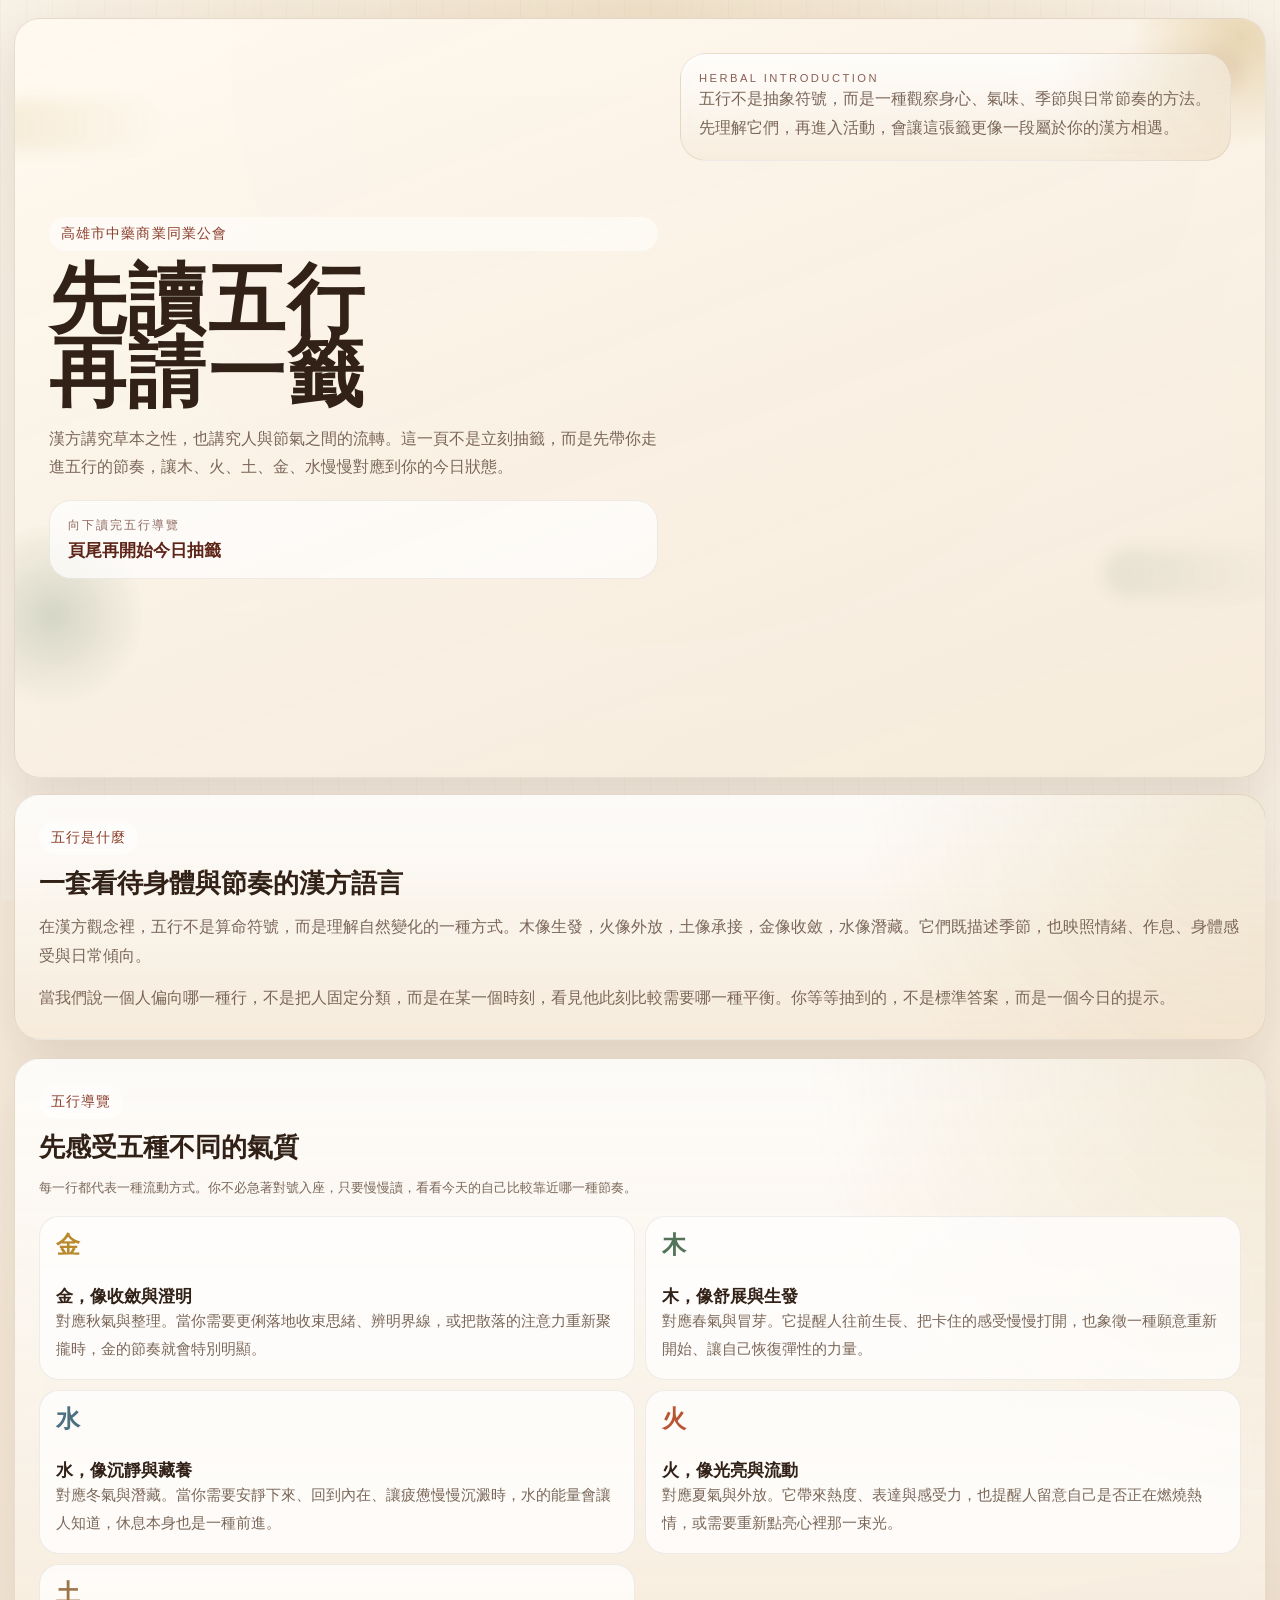
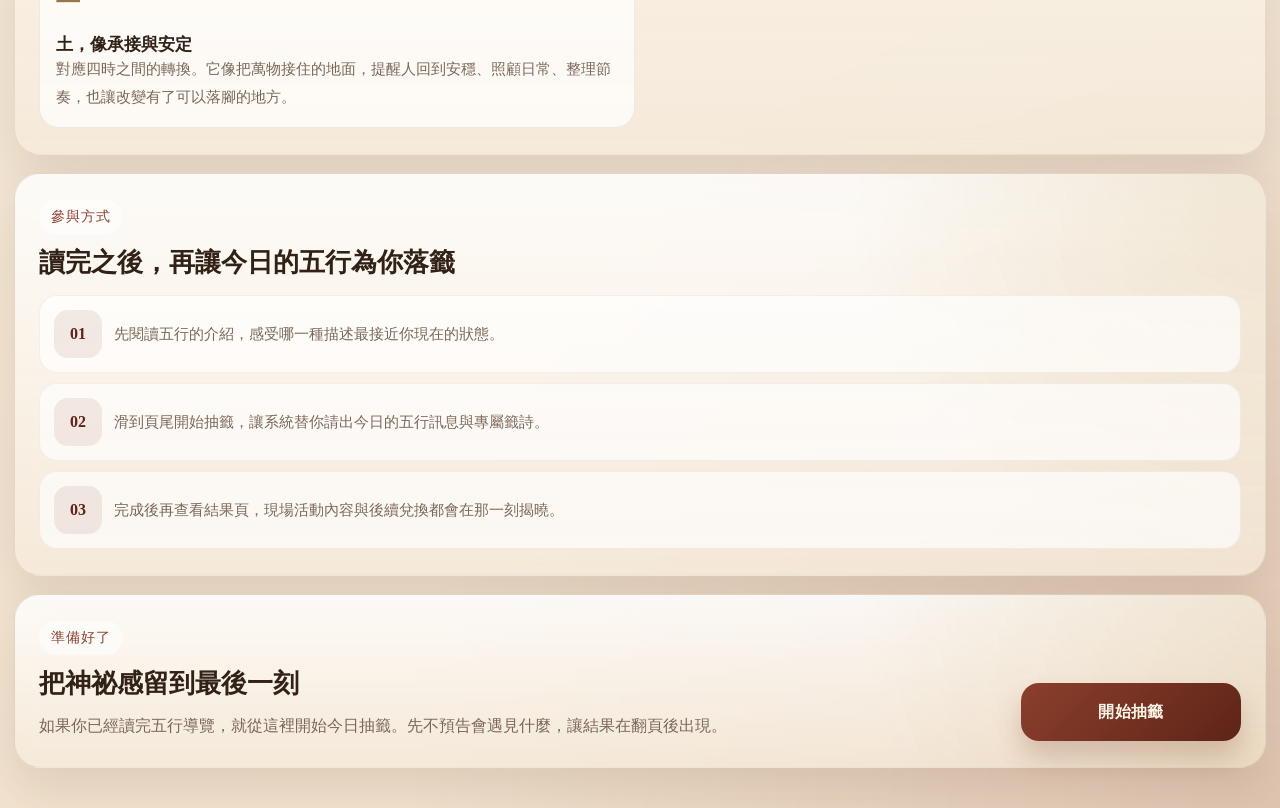
<file: index.html>
<!DOCTYPE html>
<html lang="zh-Hant">
<head>
    <meta charset="UTF-8">
    <meta name="viewport" content="width=device-width, initial-scale=1.0">
    <title>高雄市中藥商業同業公會｜五行開運漢方籤</title>
    <link rel="stylesheet" href="./css/common.css">
    <link rel="stylesheet" href="./css/public.css">
</head>
<body data-page="public">
    <main class="public-shell">
        <section class="page page-intro active" id="intro-screen">
            <div class="hero-panel paper-card">
                <div class="hero-atmosphere" aria-hidden="true">
                    <span class="hero-mist mist-a"></span>
                    <span class="hero-mist mist-b"></span>
                    <span class="hero-mist mist-c"></span>
                </div>

                <div class="hero-copy">
                    <div class="hero-copy-main">
                        <div class="eyebrow">高雄市中藥商業同業公會</div>
                        <h1>先讀五行<br>再請一籤</h1>
                        <p>
                            漢方講究草本之性，也講究人與節氣之間的流轉。這一頁不是立刻抽籤，而是先帶你走進五行的節奏，讓木、火、土、金、水慢慢對應到你的今日狀態。
                        </p>
                    </div>

                    <div class="hero-scroll-cue">
                        <span>向下讀完五行導覽</span>
                        <strong>頁尾再開始今日抽籤</strong>
                    </div>
                </div>

                <div class="hero-side">
                    <div class="intro-lead-card">
                        <div class="intro-lead-kicker">HERBAL INTRODUCTION</div>
                        <p>
                            五行不是抽象符號，而是一種觀察身心、氣味、季節與日常節奏的方法。先理解它們，再進入活動，會讓這張籤更像一段屬於你的漢方相遇。
                        </p>
                    </div>
                </div>
            </div>

            <div class="intro-story">
                <section class="intro-block paper-card">
                    <div class="eyebrow">五行是什麼</div>
                    <h2>一套看待身體與節奏的漢方語言</h2>
                    <p>
                        在漢方觀念裡，五行不是算命符號，而是理解自然變化的一種方式。木像生發，火像外放，土像承接，金像收斂，水像潛藏。它們既描述季節，也映照情緒、作息、身體感受與日常傾向。
                    </p>
                    <p>
                        當我們說一個人偏向哪一種行，不是把人固定分類，而是在某一個時刻，看見他此刻比較需要哪一種平衡。你等等抽到的，不是標準答案，而是一個今日的提示。
                    </p>
                </section>

                <section class="intro-block paper-card">
                    <div class="eyebrow">五行導覽</div>
                    <h2>先感受五種不同的氣質</h2>
                    <p class="page-note">
                        每一行都代表一種流動方式。你不必急著對號入座，只要慢慢讀，看看今天的自己比較靠近哪一種節奏。
                    </p>
                    <div class="seal-grid intro-seal-grid" id="intro-elements"></div>
                </section>

                <section class="intro-block paper-card">
                    <div class="eyebrow">參與方式</div>
                    <h2>讀完之後，再讓今日的五行為你落籤</h2>
                    <div class="intro-steps">
                        <article class="intro-step">
                            <strong>01</strong>
                            <p>先閱讀五行的介紹，感受哪一種描述最接近你現在的狀態。</p>
                        </article>
                        <article class="intro-step">
                            <strong>02</strong>
                            <p>滑到頁尾開始抽籤，讓系統替你請出今日的五行訊息與專屬籤詩。</p>
                        </article>
                        <article class="intro-step">
                            <strong>03</strong>
                            <p>完成後再查看結果頁，現場活動內容與後續兌換都會在那一刻揭曉。</p>
                        </article>
                    </div>
                </section>

                <section class="intro-cta paper-card">
                    <div>
                        <div class="eyebrow">準備好了</div>
                        <h2>把神祕感留到最後一刻</h2>
                        <p>
                            如果你已經讀完五行導覽，就從這裡開始今日抽籤。先不預告會遇見什麼，讓結果在翻頁後出現。
                        </p>
                    </div>
                    <button class="button button-primary" id="start-draw">開始抽籤</button>
                </section>
            </div>
        </section>

        <section class="page" id="draw-screen">
            <div class="draw-board paper-card">
                <div class="section-head">
                    <div>
                        <div class="eyebrow">開始抽籤</div>
                        <h2>請藥櫃為你取出今日籤意</h2>
                        <p>請直接輕觸九宮格中的任一抽屜。藥櫃會自行為你開啟其中一格，並在中央顯影今日的五行籤卷。</p>
                    </div>
                    <button class="button button-secondary" data-screen-target="intro-screen">返回導覽</button>
                </div>

                <div class="cabinet-scene" id="cabinet-scene">
                    <div class="cabinet-backdrop" aria-hidden="true"></div>
                    <div class="cabinet-glow" aria-hidden="true"></div>
                    <div class="cabinet-grid" id="cabinet-grid"></div>
                    <div class="drawer-particles" id="drawer-particles" aria-hidden="true"></div>

                    <div class="fortune-reveal" id="fortune-reveal" aria-live="polite">
                        <div class="fortune-envelope" id="fortune-envelope">
                            <div class="fortune-seal" aria-hidden="true">籤</div>
                            <span>藥櫃正在為你取出今日處方</span>
                        </div>

                        <div class="fortune-scroll" id="fortune-scroll">
                            <div class="fortune-scroll-head">高雄市中藥商業同業公會</div>
                            <strong class="fortune-scroll-title" id="reveal-title">五行籤卷正在展開</strong>
                            <p class="fortune-scroll-copy" id="reveal-copy">木質抽屜會緩緩滑開，草本氣息散出後，今日的籤意才會浮現。</p>
                            <button class="button button-primary fortune-continue" type="button" id="fortune-continue">揭曉完整籤詩</button>
                        </div>
                    </div>
                </div>

                <p class="drawer-note">手機操作建議直接點抽屜面板。抽屜一旦開始滑開，請稍等藥櫃完成整個顯影儀式。</p>
            </div>
        </section>

        <section class="page" id="result-screen">
            <div class="result-layout">
                <article class="fortune-sheet paper-card">
                    <div class="yj-wrap">
                        <div class="yj-header">
                            <div class="yj-brand">高雄市中藥商業同業公會</div>
                            <div class="yj-title">五行開運漢方籤</div>
                        </div>

                        <div class="yj-number-zone">
                            <div class="yj-num-row">
                                <span class="yj-num-label">第</span>
                                <span class="yj-num" id="yj-num">1</span>
                                <span class="yj-num-label">籤</span>
                            </div>
                            <div class="yj-luck" id="yj-luck">中吉</div>
                        </div>

                        <div class="yj-body">
                            <div class="yj-persona-row">
                                <span class="yj-persona-label">今日籤象</span>
                                <span class="yj-persona-name" id="yj-persona-name">青木舒展</span>
                            </div>
                            <div class="yj-meta-grid">
                                <div class="yj-meta-item">
                                    <span class="yj-meta-k">五行</span>
                                    <strong class="yj-meta-v" id="ticket-element">木</strong>
                                </div>
                                <div class="yj-meta-item">
                                    <span class="yj-meta-k">關鍵字</span>
                                    <strong class="yj-meta-v" id="result-keyword">今日提示</strong>
                                </div>
                            </div>
                        </div>

                        <div class="yj-quote">
                            <div class="yj-quote-poem" id="result-poem">籤詩內容會出現在這裡</div>
                            <div class="yj-quote-desc" id="result-message">結果生成後，這裡會顯示你的漢方訊息與今日解讀。</div>
                        </div>

                        <div class="yj-products">
                            <div class="yj-products-title">對應漢方茶包</div>
                            <div class="yj-product-card">
                                <div class="yj-product-rank">今日對應</div>
                                <div class="yj-product-icon" id="gift-visual"></div>
                                <div class="yj-product-info">
                                    <div class="yj-product-name" id="tea-name">漢方茶包名稱</div>
                                    <div class="yj-product-poem" id="tea-story">生成結果後，這裡會顯示相對應的草本概念。</div>
                                    <div class="ingredient-list ingredient-list-yaojian" id="tea-ingredients"></div>
                                </div>
                            </div>
                        </div>

                        <div class="yj-footer">
                            <div class="yj-footer-motto" id="result-side-title">請依結果頁內容進行現場兌換</div>
                            <div class="yj-footer-text">本頁僅供活動現場核對使用，請於工作人員指引下完成後續流程。</div>
                        </div>
                    </div>
                </article>

                <aside class="result-side paper-card">
                    <div class="eyebrow">活動憑據</div>
                    <div class="result-side-title">請保留此頁面給工作人員核對</div>
                    <p class="result-side-copy" id="result-side-copy">完成抽籤後，請將畫面交給現場工作人員確認。兌換與後續資訊皆以現場流程為準。</p>

                    <div class="claim-code-wrap">
                        <span>領取序號</span>
                        <strong id="claim-code">KHM-0000-XXXX</strong>
                    </div>

                    <div class="ticket-code-panel">
                        <span>抽籤編號</span>
                        <strong id="ticket-code">NO. 0000</strong>
                    </div>

                    <button class="button button-primary" data-screen-target="draw-screen">再抽一次</button>
                    <button class="button button-secondary" data-screen-target="intro-screen">回到首頁</button>
                </aside>
            </div>
        </section>
    </main>

    <div class="toast" id="toast"></div>

    <script src="./js/config.js"></script>
    <script src="./js/store.js"></script>
    <script src="./js/public-app.js"></script>
</body>
</html>
</file>
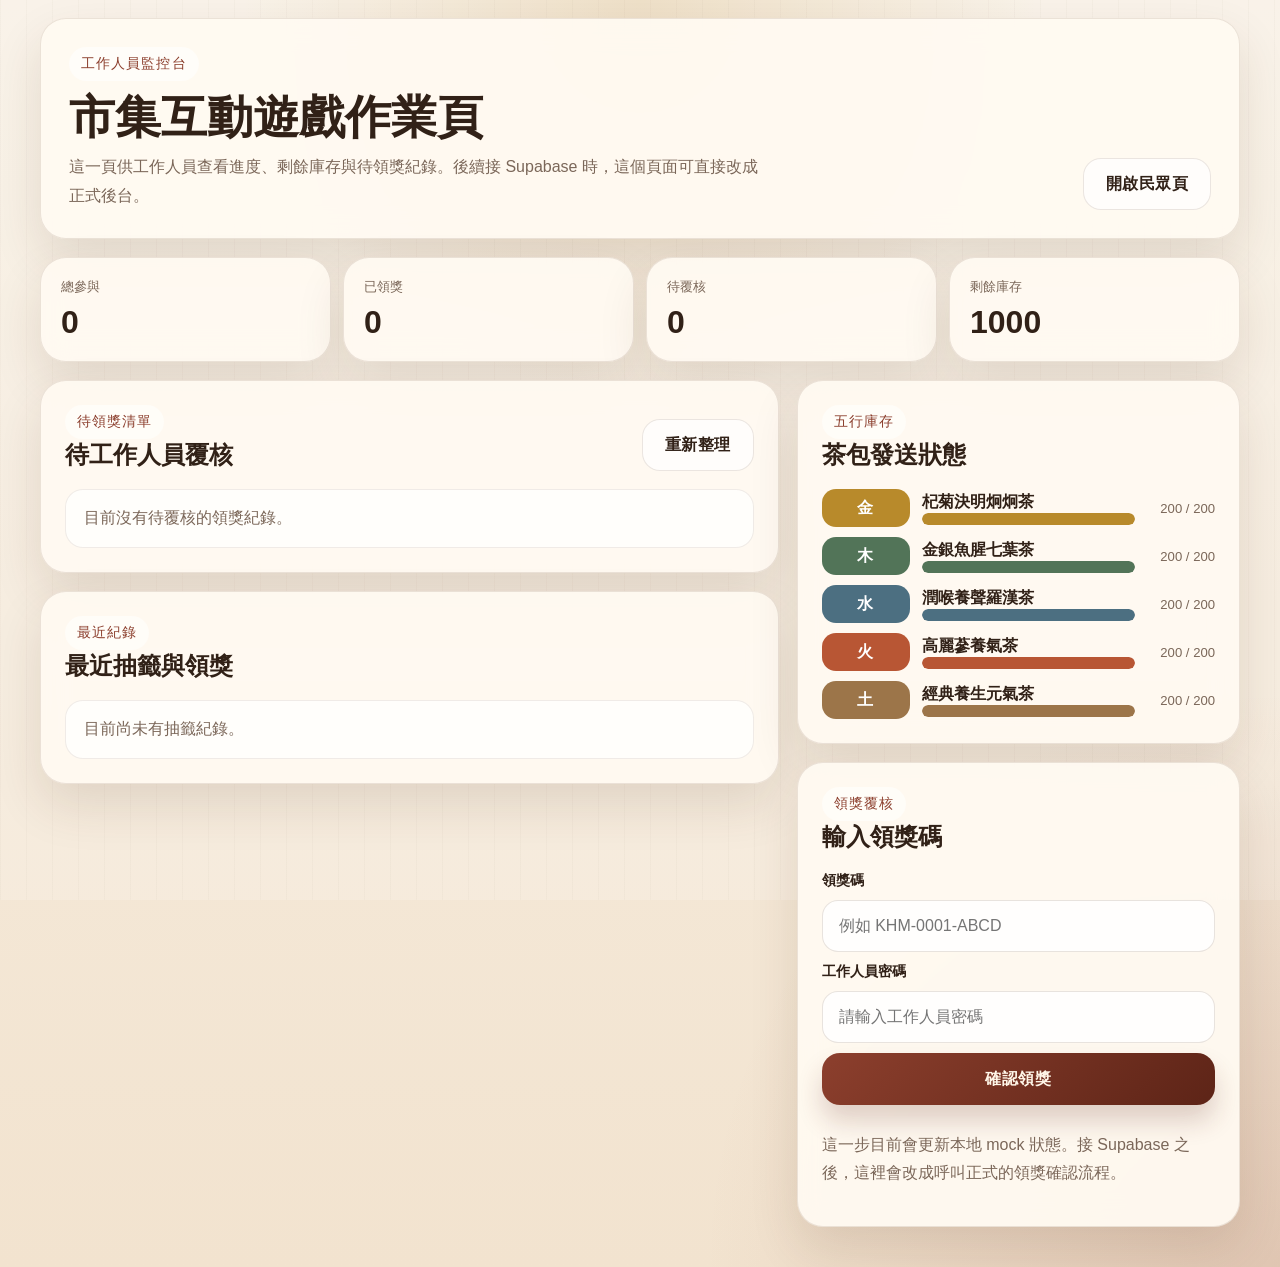
<file: staff.html>
<!DOCTYPE html>
<html lang="zh-Hant">
<head>
    <meta charset="UTF-8">
    <meta name="viewport" content="width=device-width, initial-scale=1.0">
    <title>高雄市中藥商業同業公會｜工作人員監控台</title>
    <link rel="stylesheet" href="./css/common.css">
    <link rel="stylesheet" href="./css/staff.css">
</head>
<body data-page="staff">
    <main class="staff-shell">
        <section class="staff-head paper-card">
            <div>
                <div class="eyebrow">工作人員監控台</div>
                <h1>市集互動遊戲作業頁</h1>
                <p>這一頁供工作人員查看進度、剩餘庫存與待領獎紀錄。後續接 Supabase 時，這個頁面可直接改成正式後台。</p>
            </div>
            <a class="button button-secondary" href="./index.html">開啟民眾頁</a>
        </section>

        <section class="metrics-grid">
            <article class="metric-card paper-card">
                <span>總參與</span>
                <strong id="metric-draws">0</strong>
            </article>
            <article class="metric-card paper-card">
                <span>已領獎</span>
                <strong id="metric-claimed">0</strong>
            </article>
            <article class="metric-card paper-card">
                <span>待覆核</span>
                <strong id="metric-pending">0</strong>
            </article>
            <article class="metric-card paper-card">
                <span>剩餘庫存</span>
                <strong id="metric-remaining">1000</strong>
            </article>
        </section>

        <section class="staff-layout">
            <div class="main-column">
                <article class="panel paper-card">
                    <div class="panel-head">
                        <div>
                            <div class="eyebrow">待領獎清單</div>
                            <h2>待工作人員覆核</h2>
                        </div>
                        <button class="button button-secondary" id="refresh-button" type="button">重新整理</button>
                    </div>
                    <div class="pending-list" id="pending-list"></div>
                </article>

                <article class="panel paper-card">
                    <div class="panel-head">
                        <div>
                            <div class="eyebrow">最近紀錄</div>
                            <h2>最近抽籤與領獎</h2>
                        </div>
                    </div>
                    <div class="record-list" id="record-list"></div>
                </article>
            </div>

            <aside class="side-column">
                <article class="panel paper-card">
                    <div class="panel-head">
                        <div>
                            <div class="eyebrow">五行庫存</div>
                            <h2>茶包發送狀態</h2>
                        </div>
                    </div>
                    <div class="inventory-list" id="inventory-list"></div>
                </article>

                <article class="panel paper-card">
                    <div class="panel-head">
                        <div>
                            <div class="eyebrow">領獎覆核</div>
                            <h2>輸入領獎碼</h2>
                        </div>
                    </div>
                    <div class="claim-form">
                        <label for="claim-code-input">領獎碼</label>
                        <input id="claim-code-input" type="text" placeholder="例如 KHM-0001-ABCD">
                        <label for="claim-pin-input">工作人員密碼</label>
                        <input id="claim-pin-input" type="password" inputmode="numeric" placeholder="請輸入工作人員密碼">
                        <button class="button button-primary" id="claim-button" type="button">確認領獎</button>
                        <p class="panel-note">
                            這一步目前會更新本地 mock 狀態。接 Supabase 之後，這裡會改成呼叫正式的領獎確認流程。
                        </p>
                    </div>
                </article>
            </aside>
        </section>
    </main>

    <div class="toast" id="toast"></div>

    <script src="./js/config.js"></script>
    <script src="./js/store.js"></script>
    <script src="./js/staff-app.js"></script>
</body>
</html>
</file>
<file: css/common.css>
:root {
    --bg: #f5ead8;
    --paper: rgba(255, 250, 242, 0.94);
    --ink: #312117;
    --muted: #7b6759;
    --line: rgba(77, 49, 27, 0.14);
    --brand: #8c3f2d;
    --brand-deep: #5d2417;
    --gold: #b88a2b;
    --wood: #527458;
    --water: #4c6f81;
    --fire: #b85634;
    --earth: #9c7549;
    --ok: #2f6c44;
    --warn: #9b5a28;
    --shadow: 0 22px 50px rgba(72, 39, 17, 0.12);
    --radius: 22px;
}

* {
    box-sizing: border-box;
}

html,
body {
    margin: 0;
    min-height: 100%;
    color: var(--ink);
    background:
        radial-gradient(circle at top, rgba(201, 158, 83, 0.28), transparent 28%),
        radial-gradient(circle at bottom right, rgba(140, 63, 45, 0.18), transparent 32%),
        linear-gradient(180deg, #f8f0e4 0%, #f2e3cf 100%);
    font-family: "Noto Sans TC", "PingFang TC", "Microsoft JhengHei", sans-serif;
}

body::before {
    content: "";
    position: fixed;
    inset: 0;
    background:
        linear-gradient(rgba(255,255,255,0.18), rgba(255,255,255,0.18)),
        repeating-linear-gradient(
            90deg,
            rgba(109, 78, 55, 0.03) 0,
            rgba(109, 78, 55, 0.03) 1px,
            transparent 1px,
            transparent 26px
        );
    pointer-events: none;
}

body {
    position: relative;
}

button,
input,
a {
    font: inherit;
}

button {
    cursor: pointer;
    border: 0;
    background: none;
    color: inherit;
}

a {
    text-decoration: none;
    color: inherit;
}

.paper-card {
    background: var(--paper);
    border: 1px solid rgba(112, 80, 57, 0.14);
    border-radius: calc(var(--radius) + 4px);
    box-shadow: var(--shadow);
    backdrop-filter: blur(14px);
}

.eyebrow {
    display: inline-flex;
    align-items: center;
    gap: 10px;
    padding: 8px 12px;
    border-radius: 999px;
    background: rgba(255,255,255,0.5);
    color: var(--brand);
    font-size: 0.85rem;
    letter-spacing: 0.08em;
}

.button {
    display: inline-flex;
    justify-content: center;
    align-items: center;
    min-height: 52px;
    padding: 0 22px;
    border-radius: 18px;
    font-weight: 800;
    letter-spacing: 0.03em;
    transition: transform 180ms ease, box-shadow 180ms ease, opacity 180ms ease;
}

.button:hover {
    transform: translateY(-2px);
}

.button-primary {
    background: linear-gradient(135deg, var(--brand), var(--brand-deep));
    color: #fff6e8;
    box-shadow: 0 16px 26px rgba(93, 36, 23, 0.2);
}

.button-secondary {
    background: rgba(255,255,255,0.76);
    border: 1px solid rgba(112, 80, 57, 0.14);
    color: var(--ink);
}

.section-head,
.panel-head {
    display: flex;
    justify-content: space-between;
    align-items: end;
    gap: 12px;
}

.section-head h2,
.panel-head h2,
.panel h2,
.metric-card strong,
.panel h1 {
    margin: 0;
}

.section-head p,
.panel-head p,
.panel-note {
    color: var(--muted);
    line-height: 1.7;
}

.page {
    display: none;
}

.page.active {
    display: block;
}

.toast {
    position: fixed;
    left: 50%;
    bottom: 24px;
    transform: translateX(-50%) translateY(18px);
    padding: 14px 18px;
    border-radius: 16px;
    background: rgba(49, 33, 23, 0.94);
    color: #fff8ec;
    opacity: 0;
    pointer-events: none;
    transition: opacity 180ms ease, transform 180ms ease;
    z-index: 30;
}

.toast.show {
    opacity: 1;
    transform: translateX(-50%) translateY(0);
}

@media (max-width: 720px) {
    .section-head,
    .panel-head {
        align-items: flex-start;
        flex-direction: column;
    }
}
</file>
<file: css/public.css>
.public-shell {
    width: min(100vw - 20px, 100%);
    margin: 0 auto;
    padding: 10px 0 40px;
}

.hero-panel {
    min-height: auto;
    display: grid;
    gap: 18px;
    padding: 18px;
    position: relative;
    overflow: hidden;
    isolation: isolate;
    background:
        linear-gradient(160deg, rgba(255, 249, 240, 0.96), rgba(246, 235, 219, 0.92)),
        linear-gradient(180deg, rgba(140, 63, 45, 0.04), rgba(82, 116, 88, 0.06));
}

.hero-panel::before,
.hero-panel::after {
    content: "";
    position: absolute;
    border-radius: 999px;
    pointer-events: none;
    z-index: 0;
}

.hero-panel::before {
    width: 220px;
    height: 220px;
    top: -92px;
    right: -86px;
    background: radial-gradient(circle, rgba(184, 138, 43, 0.28), transparent 72%);
}

.hero-panel::after {
    width: 180px;
    height: 180px;
    left: -52px;
    bottom: 72px;
    background: radial-gradient(circle, rgba(82, 116, 88, 0.22), transparent 74%);
}

.hero-atmosphere {
    position: absolute;
    inset: 0;
    pointer-events: none;
    z-index: 0;
}

.hero-mist {
    position: absolute;
    border-radius: 999px;
    filter: blur(8px);
    opacity: 0.65;
}

.mist-a {
    width: 168px;
    height: 52px;
    top: 80px;
    left: -18px;
    background: linear-gradient(90deg, rgba(184, 138, 43, 0.18), rgba(255, 255, 255, 0));
}

.mist-b {
    width: 140px;
    height: 44px;
    top: 30px;
    right: 24px;
    background: linear-gradient(90deg, rgba(255, 255, 255, 0), rgba(140, 63, 45, 0.16));
}

.mist-c {
    width: 190px;
    height: 48px;
    bottom: 180px;
    right: -30px;
    background: linear-gradient(90deg, rgba(82, 116, 88, 0.16), rgba(255, 255, 255, 0));
}

.hero-copy,
.hero-side {
    position: relative;
    z-index: 1;
}

.hero-copy {
    display: grid;
    gap: 18px;
    align-content: start;
}

.hero-copy-main {
    display: grid;
    gap: 14px;
}

.hero-copy h1 {
    margin: 0;
    font: 700 clamp(2.35rem, 15vw, 4.8rem)/0.95 "Noto Serif TC", "PMingLiU", serif;
    letter-spacing: 0.03em;
    text-wrap: balance;
}

.hero-copy p,
.page-note,
.draw-board p,
.result-side-copy {
    color: var(--muted);
    line-height: 1.8;
}

.hero-copy p {
    margin: 0;
    font-size: 1rem;
}

.hero-scroll-cue {
    display: grid;
    gap: 6px;
    padding: 16px 18px;
    border-radius: 22px;
    background: rgba(255, 255, 255, 0.68);
    border: 1px solid rgba(112, 80, 57, 0.1);
}

.hero-scroll-cue span {
    font-size: 0.78rem;
    letter-spacing: 0.16em;
    color: rgba(93, 36, 23, 0.68);
}

.hero-scroll-cue strong {
    font-size: 1.04rem;
    font-weight: 800;
    color: var(--brand-deep);
}

.hero-side {
    display: grid;
    gap: 14px;
    align-content: start;
}

.intro-lead-card,
.intro-block,
.intro-cta,
.seal-card {
    background: rgba(255, 255, 255, 0.62);
    border: 1px solid rgba(112, 80, 57, 0.12);
    border-radius: 26px;
    padding: 18px;
    backdrop-filter: blur(12px);
    background:
        radial-gradient(circle at top right, rgba(184, 138, 43, 0.16), transparent 32%),
        linear-gradient(180deg, rgba(255, 255, 255, 0.84), rgba(246, 235, 219, 0.74));
}

.intro-lead-card p {
    margin: 0;
    color: var(--muted);
    line-height: 1.82;
}

.intro-lead-kicker {
    font-size: 0.7rem;
    letter-spacing: 0.22em;
    color: rgba(93, 36, 23, 0.72);
}

.seal-grid {
    display: grid;
    grid-template-columns: 1fr;
    gap: 10px;
}

.seal-item {
    min-height: 164px;
    padding: 16px;
    border-radius: 20px;
    background: rgba(255,255,255,0.72);
    border: 1px solid rgba(112, 80, 57, 0.1);
    display: flex;
    flex-direction: column;
    justify-content: space-between;
}

.seal-item strong {
    font: 700 1.5rem/1 "Noto Serif TC", "PMingLiU", serif;
}

.seal-item h3 {
    margin: 0;
    font: 700 1.08rem/1.35 "Noto Serif TC", "PMingLiU", serif;
}

.seal-item p {
    margin: 6px 0 0;
    font-size: 0.92rem;
    color: var(--muted);
    line-height: 1.72;
}

.page-note {
    margin: 2px 4px 0;
    font-size: 0.82rem;
}

.intro-story {
    margin-top: 16px;
    display: grid;
    gap: 14px;
}

.intro-block {
    padding: 22px 18px;
}

.intro-block h2,
.intro-cta h2 {
    margin: 14px 0 12px;
    font: 700 1.6rem/1.2 "Noto Serif TC", "PMingLiU", serif;
}

.intro-block p,
.intro-cta p {
    margin: 0;
    color: var(--muted);
    line-height: 1.86;
}

.intro-block p + p {
    margin-top: 12px;
}

.intro-seal-grid {
    margin-top: 16px;
}

.intro-steps {
    display: grid;
    gap: 10px;
    margin-top: 16px;
}

.intro-step {
    display: grid;
    grid-template-columns: 48px 1fr;
    gap: 12px;
    padding: 14px;
    border-radius: 18px;
    background: rgba(255, 255, 255, 0.66);
    border: 1px solid rgba(112, 80, 57, 0.08);
}

.intro-step strong {
    display: grid;
    place-items: center;
    width: 48px;
    height: 48px;
    border-radius: 14px;
    background: rgba(140, 63, 45, 0.1);
    color: var(--brand-deep);
    font: 700 1rem/1 "Noto Serif TC", "PMingLiU", serif;
}

.intro-step p {
    align-self: center;
    font-size: 0.95rem;
}

.intro-cta {
    padding: 22px 18px;
    display: grid;
    gap: 16px;
}

.intro-cta .button {
    width: 100%;
    min-height: 58px;
    font-size: 1rem;
}

.draw-board {
    padding: 28px;
}

.cabinet-scene {
    position: relative;
    margin-top: 24px;
    min-height: 620px;
    padding: 18px 14px 24px;
    border-radius: 28px;
    overflow: hidden;
    background:
        radial-gradient(circle at top, rgba(214, 175, 91, 0.16), transparent 26%),
        linear-gradient(180deg, rgba(40, 24, 16, 0.18), rgba(24, 13, 8, 0.3)),
        linear-gradient(180deg, #6c4229, #4b2a18 62%, #341c10);
    box-shadow:
        inset 0 1px 0 rgba(255, 246, 229, 0.16),
        inset 0 -18px 28px rgba(16, 7, 4, 0.22),
        0 24px 42px rgba(38, 18, 9, 0.2);
}

.cabinet-backdrop,
.cabinet-glow,
.drawer-particles,
.fortune-reveal {
    position: absolute;
    inset: 0;
}

.cabinet-backdrop {
    background:
        linear-gradient(90deg, rgba(255,255,255,0.03) 0 8%, transparent 8% 14%, rgba(255,255,255,0.03) 14% 22%, transparent 22% 28%, rgba(255,255,255,0.03) 28% 36%, transparent 36%),
        repeating-linear-gradient(180deg, rgba(255,255,255,0.02), rgba(255,255,255,0.02) 2px, transparent 2px, transparent 16px);
    opacity: 0.48;
}

.cabinet-glow {
    background:
        radial-gradient(circle at 50% 24%, rgba(255, 232, 186, 0.12), transparent 28%),
        radial-gradient(circle at 50% 78%, rgba(122, 72, 44, 0.34), transparent 44%);
    filter: blur(8px);
    transition: opacity 500ms ease;
}

.cabinet-grid {
    position: relative;
    z-index: 2;
    display: grid;
    grid-template-columns: repeat(3, minmax(0, 1fr));
    gap: 12px;
    transform: translateZ(0);
    transition: filter 700ms ease, transform 700ms ease, opacity 400ms ease;
}

.cabinet-scene.is-revealing .cabinet-grid {
    filter: blur(10px) saturate(0.9);
    transform: scale(0.985);
}

.cabinet-scene.is-focused .cabinet-drawer:not(.is-selected) {
    opacity: 0.42;
    transform: translate3d(0, 0, 0) scale(0.96);
}

.cabinet-drawer {
    position: relative;
    min-height: 116px;
    padding: 0;
    border: 0;
    border-radius: 18px;
    overflow: hidden;
    background: linear-gradient(180deg, rgba(44, 24, 14, 0.55), rgba(26, 13, 8, 0.4));
    box-shadow:
        inset 0 0 0 1px rgba(255, 242, 214, 0.06),
        inset 0 10px 24px rgba(255, 238, 212, 0.04),
        0 10px 22px rgba(17, 8, 4, 0.14);
    opacity: 0;
    transform: translate3d(0, 20px, 0) scale(0.9);
    transition:
        transform 220ms ease,
        opacity 220ms ease,
        filter 220ms ease;
    will-change: transform, opacity, filter;
}

.cabinet-scene.is-ready .cabinet-drawer {
    animation: drawer-settle 820ms cubic-bezier(0.175, 0.885, 0.32, 1.28) forwards;
    animation-delay: var(--intro-delay, 0ms);
}

.cabinet-drawer:active,
.cabinet-drawer:hover {
    transform: translate3d(0, -2px, 0) scale(1.03);
}

.cabinet-drawer.is-selected {
    z-index: 3;
    opacity: 1;
    filter: saturate(1.08);
}

.cabinet-drawer.is-opening {
    transform: translate3d(0, -4px, 0) scale(1.04);
}

.drawer-inner,
.drawer-front {
    position: absolute;
    inset: 0;
    border-radius: 18px;
}

.drawer-inner {
    padding: 14px;
    display: flex;
    align-items: flex-end;
    justify-content: space-between;
    background:
        radial-gradient(circle at 30% 30%, rgba(255, 238, 214, 0.22), transparent 28%),
        linear-gradient(180deg, rgba(50, 22, 12, 0.96), rgba(35, 17, 10, 0.98));
    box-shadow: inset 0 10px 18px rgba(0, 0, 0, 0.34);
}

.drawer-inner::before {
    content: "";
    position: absolute;
    inset: 10px;
    border-radius: 14px;
    background:
        radial-gradient(circle at 20% 18%, rgba(255, 255, 255, 0.06), transparent 20%),
        repeating-linear-gradient(45deg, rgba(180, 126, 88, 0.12), rgba(180, 126, 88, 0.12) 2px, transparent 2px, transparent 8px);
    opacity: 0.54;
}

.drawer-inner-copy {
    position: relative;
    z-index: 1;
    font: 700 1.42rem/1 "Noto Serif TC", "PMingLiU", serif;
    color: rgba(255, 241, 224, 0.92);
    text-shadow: 0 2px 10px rgba(0,0,0,0.24);
}

.drawer-front {
    display: grid;
    align-content: space-between;
    padding: 14px 12px 12px;
    background:
        linear-gradient(180deg, rgba(126, 78, 49, 0.9), rgba(88, 53, 33, 0.96)),
        repeating-linear-gradient(90deg, rgba(255,255,255,0.04), rgba(255,255,255,0.04) 2px, transparent 2px, transparent 12px);
    box-shadow:
        inset 0 1px 0 rgba(255, 240, 208, 0.16),
        inset 0 -12px 20px rgba(28, 14, 7, 0.22);
    transition: transform 1.2s cubic-bezier(0.77, 0, 0.18, 1);
    will-change: transform;
}

.cabinet-drawer.is-opened .drawer-front {
    transform: translate3d(0, calc(100% - 14px), 0);
}

.drawer-front::before,
.drawer-front::after {
    content: "";
    position: absolute;
    inset: 0;
    pointer-events: none;
}

.drawer-front::before {
    background:
        repeating-linear-gradient(0deg, rgba(255,255,255,0.04), rgba(255,255,255,0.04) 1px, transparent 1px, transparent 14px),
        linear-gradient(90deg, transparent, rgba(255,255,255,0.05), transparent);
    mix-blend-mode: screen;
}

.drawer-front::after {
    inset: 8px;
    border: 1px solid rgba(255, 229, 196, 0.08);
    border-radius: 12px;
}

.drawer-label {
    position: relative;
    z-index: 1;
    justify-self: start;
    padding: 4px 8px;
    border-radius: 999px;
    background: rgba(239, 225, 197, 0.84);
    color: #5f381d;
    font-size: 0.72rem;
    letter-spacing: 0.12em;
}

.drawer-pull {
    position: relative;
    z-index: 1;
    justify-self: center;
    align-self: end;
    width: 42px;
    height: 18px;
    border-radius: 999px;
    background: linear-gradient(180deg, #c4944f, #7b4e20);
    box-shadow:
        inset 0 1px 0 rgba(255, 240, 190, 0.4),
        0 2px 4px rgba(25, 11, 4, 0.22);
}

.drawer-pull::before {
    content: "";
    position: absolute;
    inset: 4px 8px;
    border-radius: 999px;
    border: 1px solid rgba(91, 48, 14, 0.42);
}

.drawer-particles {
    z-index: 5;
    overflow: hidden;
    pointer-events: none;
}

.particle {
    position: absolute;
    width: var(--size, 10px);
    height: calc(var(--size, 10px) * 0.72);
    border-radius: 100% 0 100% 0;
    opacity: 0;
    transform: translate3d(0, 0, 0) rotate(0deg) scale(0.4);
    background: var(--particle-color, rgba(255, 224, 140, 0.85));
    box-shadow: 0 0 12px color-mix(in srgb, var(--particle-color, #fff) 46%, transparent);
}

.cabinet-scene.is-releasing .particle {
    animation: particle-burst 980ms cubic-bezier(0.1, 0.8, 0.18, 1) forwards;
}

.fortune-reveal {
    z-index: 6;
    display: grid;
    place-items: center;
    pointer-events: none;
}

.fortune-envelope,
.fortune-scroll {
    width: min(100%, 320px);
}

.fortune-envelope {
    display: grid;
    justify-items: center;
    gap: 12px;
    padding: 18px 20px;
    border-radius: 24px;
    background: linear-gradient(180deg, rgba(104, 42, 28, 0.96), rgba(76, 28, 19, 0.98));
    color: #fff2de;
    box-shadow: 0 20px 36px rgba(18, 7, 4, 0.34);
    opacity: 0;
    transform: translate3d(0, 80px, 0) scale(0.68);
    transition: transform 1.5s cubic-bezier(0.22, 1, 0.36, 1), opacity 1.5s ease;
}

.fortune-seal {
    width: 56px;
    height: 56px;
    border-radius: 50%;
    display: grid;
    place-items: center;
    background: radial-gradient(circle, #f0c978, #a86a2b 72%);
    color: #6b2318;
    font: 700 1.5rem/1 "Noto Serif TC", "PMingLiU", serif;
    box-shadow: inset 0 1px 0 rgba(255, 243, 188, 0.6);
}

.fortune-envelope span {
    text-align: center;
    font-size: 0.92rem;
    line-height: 1.6;
    letter-spacing: 0.04em;
}

.fortune-scroll {
    position: absolute;
    display: grid;
    gap: 10px;
    padding: 24px 22px 20px;
    border-radius: 24px;
    background:
        linear-gradient(180deg, rgba(252, 245, 230, 0.98), rgba(243, 229, 205, 0.98)),
        repeating-linear-gradient(0deg, rgba(136, 101, 62, 0.06), rgba(136, 101, 62, 0.06) 1px, transparent 1px, transparent 22px);
    color: #552d13;
    box-shadow: 0 24px 48px rgba(24, 11, 6, 0.26);
    opacity: 0;
    transform: translate3d(0, 38px, 0) scaleY(0.24);
    transform-origin: center top;
    transition:
        transform 820ms cubic-bezier(0.2, 0.85, 0.2, 1.15),
        opacity 300ms ease;
}

.fortune-scroll::before,
.fortune-scroll::after {
    content: "";
    position: absolute;
    left: 18px;
    right: 18px;
    height: 10px;
    border-radius: 999px;
    background: linear-gradient(90deg, #8d5a2a, #cb9e57, #8d5a2a);
}

.fortune-scroll::before {
    top: -5px;
}

.fortune-scroll::after {
    bottom: -5px;
}

.fortune-scroll-head {
    font-size: 0.68rem;
    letter-spacing: 0.16em;
    color: rgba(85, 45, 19, 0.62);
}

.fortune-scroll-title {
    font: 700 1.48rem/1.18 "Noto Serif TC", "PMingLiU", serif;
}

.fortune-scroll-copy {
    margin: 0;
    font-size: 0.92rem;
    line-height: 1.75;
    color: #6c472a;
}

.fortune-continue {
    width: 100%;
    margin-top: 4px;
    min-height: 56px;
    opacity: 0;
    transform: translate3d(0, 12px, 0);
    transition: transform 400ms ease, opacity 400ms ease, box-shadow 1600ms ease-in-out;
    pointer-events: none;
}

.fortune-reveal.is-visible .fortune-envelope {
    opacity: 1;
    transform: translate3d(0, -8px, 0) scale(1);
}

.fortune-reveal.is-unrolled .fortune-envelope {
    opacity: 0;
    transform: translate3d(0, -24px, 0) scale(0.94);
}

.fortune-reveal.is-unrolled .fortune-scroll {
    opacity: 1;
    transform: translate3d(0, 0, 0) scaleY(1);
}

.fortune-reveal.is-copy-visible .fortune-continue {
    opacity: 1;
    transform: translate3d(0, 0, 0);
    pointer-events: auto;
    animation: button-breathe 2.4s ease-in-out infinite;
}

.drawer-note {
    margin: 16px 6px 0;
    font-size: 0.84rem;
    color: var(--muted);
    line-height: 1.7;
    text-align: center;
}

@keyframes drawer-settle {
    0% {
        opacity: 0;
        transform: translate3d(0, 22px, 0) scale(0.9);
    }
    68% {
        opacity: 1;
        transform: translate3d(0, -4px, 0) scale(1.02);
    }
    100% {
        opacity: 1;
        transform: translate3d(0, 0, 0) scale(1);
    }
}

@keyframes particle-burst {
    0% {
        opacity: 0;
        transform: translate3d(0, 0, 0) rotate(0deg) scale(0.3);
    }
    14% {
        opacity: 1;
    }
    100% {
        opacity: 0;
        transform: translate3d(var(--dx, 0px), var(--dy, -100px), 0) rotate(var(--rot, 180deg)) scale(1);
    }
}

@keyframes button-breathe {
    0%,
    100% {
        box-shadow: 0 16px 26px rgba(93, 36, 23, 0.2);
    }
    50% {
        box-shadow: 0 18px 34px rgba(93, 36, 23, 0.34);
    }
}

.result-layout {
    display: grid;
    grid-template-columns: 1fr;
    gap: 14px;
}

.fortune-sheet,
.result-side {
    padding: 18px;
}

.yj-wrap {
    background: #f5edd8;
    border-radius: 4px;
    position: relative;
    overflow: hidden;
    box-shadow: 0 12px 48px rgba(0,0,0,0.12);
}

.yj-wrap::before {
    content: "";
    position: absolute;
    inset: 0;
    background-image:
        repeating-linear-gradient(0deg, transparent, transparent 28px, rgba(139,110,70,0.04) 28px, rgba(139,110,70,0.04) 29px),
        repeating-linear-gradient(90deg, transparent, transparent 28px, rgba(139,110,70,0.03) 28px, rgba(139,110,70,0.03) 29px);
    pointer-events: none;
    z-index: 0;
}

.yj-wrap::after {
    content: "";
    position: absolute;
    inset: 8px;
    border: 1px solid rgba(139,100,40,0.18);
    border-radius: 2px;
    pointer-events: none;
    z-index: 0;
}

.yj-header {
    background: #8b2020;
    padding: 14px 24px;
    text-align: center;
    position: relative;
    z-index: 1;
}

.yj-brand {
    font-size: 0.62rem;
    color: rgba(255,220,120,0.65);
    letter-spacing: 6px;
    margin-bottom: 2px;
}

.yj-title {
    font-size: 1.1rem;
    font-weight: 900;
    color: #ffe080;
    letter-spacing: 8px;
}

.yj-number-zone {
    padding: 22px 24px 16px;
    text-align: center;
    position: relative;
    z-index: 1;
    border-bottom: 1px solid rgba(139,100,40,0.15);
}

.yj-number-zone::before {
    content: "☰ ☷";
    position: absolute;
    left: 18px;
    top: 18px;
    font-size: 11px;
    color: rgba(139,80,30,0.2);
    letter-spacing: 4px;
}

.yj-number-zone::after {
    content: "☵ ☲";
    position: absolute;
    right: 18px;
    top: 18px;
    font-size: 11px;
    color: rgba(139,80,30,0.2);
    letter-spacing: 4px;
}

.yj-num-row {
    display: flex;
    align-items: center;
    justify-content: center;
    gap: 16px;
    margin-bottom: 8px;
}

.yj-num-label {
    font-size: 1.1rem;
    color: #8b5020;
    letter-spacing: 2px;
    font-weight: 500;
    line-height: 1;
}

.yj-num {
    font-size: 3.8rem;
    font-weight: 900;
    color: #5c1a1a;
    line-height: 1;
}

.yj-luck {
    display: inline-block;
    font-size: 1.1rem;
    font-weight: 700;
    color: #8b2020;
    letter-spacing: 8px;
    padding: 4px 20px;
    border-top: 1px solid rgba(139,80,30,0.25);
    border-bottom: 1px solid rgba(139,80,30,0.25);
}

.yj-body {
    padding: 18px 22px 16px;
    position: relative;
    z-index: 1;
    border-bottom: 1px solid rgba(139,100,40,0.15);
}

.yj-body::before {
    content: "── 五行開運籤解 ──";
    display: block;
    text-align: center;
    font-size: 0.58rem;
    color: rgba(139,80,30,0.38);
    letter-spacing: 3px;
    margin-bottom: 12px;
}

.yj-persona-row {
    display: flex;
    align-items: baseline;
    justify-content: center;
    gap: 8px;
    margin-bottom: 14px;
}

.yj-persona-label {
    font-size: 0.68rem;
    color: #8b5020;
    letter-spacing: 2px;
}

.yj-persona-name {
    font-size: 1.2rem;
    font-weight: 900;
    color: #3a1a0a;
    letter-spacing: 2px;
}

.yj-meta-grid {
    display: grid;
    grid-template-columns: repeat(2, minmax(0, 1fr));
    gap: 12px;
}

.yj-meta-item {
    background: rgba(255,255,255,0.48);
    border: 1px solid rgba(139,100,40,0.14);
    border-radius: 8px;
    padding: 10px 12px;
    text-align: center;
}

.yj-meta-k {
    display: block;
    font-size: 0.68rem;
    color: #8b5020;
    letter-spacing: 2px;
    margin-bottom: 6px;
}

.yj-meta-v {
    font-size: 0.92rem;
    color: #5c1a1a;
    font-weight: 800;
    line-height: 1.5;
}

.yj-quote {
    padding: 14px 28px;
    text-align: center;
    position: relative;
    z-index: 1;
    border-bottom: 1px solid rgba(139,100,40,0.15);
}

.yj-quote-poem {
    font-size: 0.9rem;
    color: #5c1a1a;
    letter-spacing: 3px;
    font-weight: 700;
    margin-bottom: 6px;
    white-space: pre-line;
    line-height: 1.9;
}

.yj-quote-desc {
    font-size: 0.75rem;
    color: #7a4020;
    line-height: 1.75;
    letter-spacing: 1px;
}

.yj-products {
    padding: 14px 18px 18px;
    position: relative;
    z-index: 1;
}

.yj-products-title {
    text-align: center;
    font-size: 0.6rem;
    color: rgba(139,80,30,0.45);
    letter-spacing: 5px;
    margin-bottom: 12px;
}

.yj-product-card {
    background: rgba(255,255,255,0.55);
    border: 1px solid rgba(139,100,40,0.2);
    border-radius: 8px;
    padding: 14px 12px 12px;
    display: flex;
    align-items: center;
    gap: 12px;
    position: relative;
}

.yj-product-rank {
    position: absolute;
    top: -9px;
    left: 12px;
    background: #8b2020;
    color: #ffe080;
    font-size: 0.58rem;
    font-weight: 700;
    padding: 2px 10px;
    border-radius: 10px;
    letter-spacing: 2px;
}

.yj-product-icon {
    width: 56px;
    height: 56px;
    border-radius: 6px;
    background: rgba(139,100,40,0.08);
    flex-shrink: 0;
    display: flex;
    align-items: center;
    justify-content: center;
    font-size: 20px;
    border: 1px solid rgba(139,100,40,0.15);
    overflow: hidden;
}

.yj-product-icon img {
    width: 100%;
    height: 100%;
    object-fit: cover;
}

.yj-product-info {
    flex: 1;
    min-width: 0;
}

.yj-product-name {
    font-size: 0.88rem;
    font-weight: 700;
    color: #3a1a0a;
    margin-bottom: 3px;
}

.yj-product-poem {
    font-size: 0.7rem;
    color: #7a4020;
    letter-spacing: 1px;
    line-height: 1.65;
    margin-bottom: 10px;
}

.ingredient-list {
    display: flex;
    flex-wrap: wrap;
    gap: 6px;
}

.ingredient-list span {
    padding: 6px 10px;
    border-radius: 999px;
    background: rgba(255,255,255,0.82);
    border: 1px solid rgba(112, 80, 57, 0.1);
    font-size: 0.76rem;
    color: #6a3d22;
}

.ingredient-list-yaojian span {
    background: rgba(245, 237, 216, 0.9);
}

.yj-footer {
    padding: 14px 24px 18px;
    text-align: center;
    position: relative;
    z-index: 1;
    border-top: 1px solid rgba(139,100,40,0.15);
}

.yj-footer-motto {
    font-size: 0.78rem;
    color: #5c1a1a;
    letter-spacing: 2px;
    font-weight: 500;
    margin-bottom: 8px;
    line-height: 1.8;
}

.yj-footer-text {
    font-size: 0.58rem;
    color: rgba(139,80,30,0.38);
    letter-spacing: 2px;
}

.result-side {
    display: flex;
    flex-direction: column;
    justify-content: center;
    gap: 16px;
}

.result-side-title {
    font: 700 1.7rem/1.4 "Noto Serif TC", "PMingLiU", serif;
}

.claim-code-wrap,
.ticket-code-panel {
    min-width: 220px;
    padding: 14px 18px;
    border-radius: 18px;
    background: rgba(255,255,255,0.8);
    border: 1px solid rgba(112, 80, 57, 0.1);
}

.claim-code-wrap span,
.ticket-code-panel span {
    display: block;
    color: var(--muted);
    font-size: 0.8rem;
    margin-bottom: 6px;
}

.claim-code-wrap strong,
.ticket-code-panel strong {
    font-size: 1.08rem;
    letter-spacing: 0.08em;
}

@media (min-width: 760px) {
    .public-shell {
        width: min(100vw - 28px, 100%);
        padding-top: 18px;
    }

    .hero-panel,
    .draw-board,
    .fortune-sheet,
    .result-side {
        padding: 24px;
    }

    .seal-grid {
        grid-template-columns: repeat(2, minmax(0, 1fr));
    }

    .intro-story {
        gap: 18px;
    }

    .intro-block,
    .intro-cta {
        padding: 26px 24px;
    }

    .cabinet-scene {
        min-height: 700px;
        padding: 24px 22px 28px;
    }

    .cabinet-grid {
        gap: 16px;
    }

    .cabinet-drawer {
        min-height: 136px;
    }

    .fortune-envelope,
    .fortune-scroll {
        width: min(100%, 360px);
    }

    .result-layout {
        gap: 18px;
    }

    .yj-meta-grid {
        grid-template-columns: repeat(2, minmax(0, 1fr));
    }

    .yj-product-card {
        flex-direction: row;
        align-items: center;
    }
}

@media (min-width: 960px) {
    .hero-panel {
        min-height: 760px;
        grid-template-columns: minmax(0, 1.05fr) minmax(320px, 0.95fr);
        gap: 22px;
        padding: 34px;
    }

    .hero-copy {
        align-content: center;
    }

    .intro-cta {
        grid-template-columns: minmax(0, 1fr) 220px;
        align-items: end;
    }

    .intro-cta .button {
        min-width: 220px;
    }

    .cabinet-scene {
        min-height: 760px;
    }

    .result-layout {
        grid-template-columns: minmax(0, 1fr) 320px;
    }
}

@media (max-width: 420px) {
    .cabinet-scene {
        min-height: 540px;
        padding: 14px 10px 18px;
    }

    .cabinet-grid {
        gap: 10px;
    }

    .cabinet-drawer {
        min-height: 96px;
    }

    .drawer-front {
        padding: 12px 10px 10px;
    }

    .drawer-pull {
        width: 38px;
        height: 16px;
    }

    .fortune-envelope,
    .fortune-scroll {
        width: min(100%, 286px);
    }

    .fortune-scroll {
        padding: 22px 18px 18px;
    }

    .yj-meta-grid {
        grid-template-columns: 1fr;
    }

    .yj-product-card {
        flex-direction: column;
        align-items: flex-start;
    }
}
</file>
<file: css/staff.css>
.staff-shell {
    width: min(1200px, calc(100vw - 28px));
    margin: 0 auto;
    padding: 18px 0 40px;
}

.staff-head {
    padding: 28px;
    display: flex;
    justify-content: space-between;
    align-items: end;
    gap: 16px;
    margin-bottom: 18px;
}

.staff-head h1 {
    margin: 12px 0 10px;
    font: 700 clamp(2rem, 3.6vw, 3.2rem)/1.08 "Noto Serif TC", "PMingLiU", serif;
}

.staff-head p {
    margin: 0;
    color: var(--muted);
    line-height: 1.8;
    max-width: 44rem;
}

.metrics-grid {
    display: grid;
    grid-template-columns: repeat(4, minmax(0, 1fr));
    gap: 12px;
    margin-bottom: 18px;
}

.metric-card {
    padding: 20px;
}

.metric-card span {
    display: block;
    color: var(--muted);
    font-size: 0.84rem;
    margin-bottom: 8px;
}

.metric-card strong {
    font-size: 2rem;
    font-weight: 800;
}

.staff-layout {
    display: grid;
    grid-template-columns: minmax(0, 1.25fr) minmax(320px, 0.75fr);
    gap: 18px;
}

.main-column,
.side-column {
    display: grid;
    gap: 18px;
    align-content: start;
}

.panel {
    padding: 24px;
}

.pending-list,
.record-list,
.inventory-list {
    margin-top: 18px;
    display: grid;
    gap: 10px;
}

.pending-empty,
.record-empty {
    color: var(--muted);
    padding: 18px;
    border-radius: 18px;
    background: rgba(255,255,255,0.68);
    border: 1px solid rgba(112, 80, 57, 0.1);
}

.pending-item,
.record-item {
    display: grid;
    grid-template-columns: 150px minmax(0, 1fr) auto;
    gap: 12px;
    align-items: center;
    padding: 14px 16px;
    border-radius: 18px;
    background: rgba(255,255,255,0.72);
    border: 1px solid rgba(112, 80, 57, 0.1);
}

.pending-item button {
    white-space: nowrap;
}

.record-item.claimed {
    opacity: 0.88;
}

.meta-small {
    color: var(--muted);
    font-size: 0.82rem;
}

.item-title {
    font-weight: 800;
}

.status-chip {
    display: inline-flex;
    justify-content: center;
    align-items: center;
    height: 34px;
    min-width: 92px;
    padding: 0 12px;
    border-radius: 999px;
    font-weight: 800;
    font-size: 0.82rem;
}

.status-chip.pending {
    background: rgba(155, 90, 40, 0.12);
    color: var(--warn);
}

.status-chip.claimed {
    background: rgba(47, 108, 68, 0.12);
    color: var(--ok);
}

.inventory-item {
    display: grid;
    grid-template-columns: 88px minmax(0, 1fr) 68px;
    gap: 12px;
    align-items: center;
}

.inventory-chip {
    display: inline-flex;
    justify-content: center;
    align-items: center;
    height: 38px;
    border-radius: 14px;
    color: #fff;
    font-weight: 800;
    letter-spacing: 0.06em;
}

.inventory-bar {
    position: relative;
    height: 12px;
    border-radius: 999px;
    background: rgba(93, 36, 23, 0.08);
    overflow: hidden;
}

.inventory-bar span {
    position: absolute;
    inset: 0 auto 0 0;
    border-radius: inherit;
}

.claim-form {
    margin-top: 18px;
    display: grid;
    gap: 10px;
}

.claim-form label {
    font-size: 0.9rem;
    font-weight: 700;
}

.claim-form input {
    min-height: 52px;
    border-radius: 16px;
    border: 1px solid rgba(112, 80, 57, 0.16);
    background: rgba(255,255,255,0.84);
    padding: 0 16px;
}

@media (max-width: 1080px) {
    .metrics-grid,
    .staff-layout {
        grid-template-columns: 1fr;
    }
}

@media (max-width: 720px) {
    .staff-shell {
        width: min(100vw - 18px, 100%);
        padding-top: 12px;
    }

    .staff-head,
    .panel {
        padding: 22px;
    }

    .staff-head {
        align-items: flex-start;
        flex-direction: column;
    }

    .pending-item,
    .record-item,
    .inventory-item {
        grid-template-columns: 1fr;
    }
}
</file>
